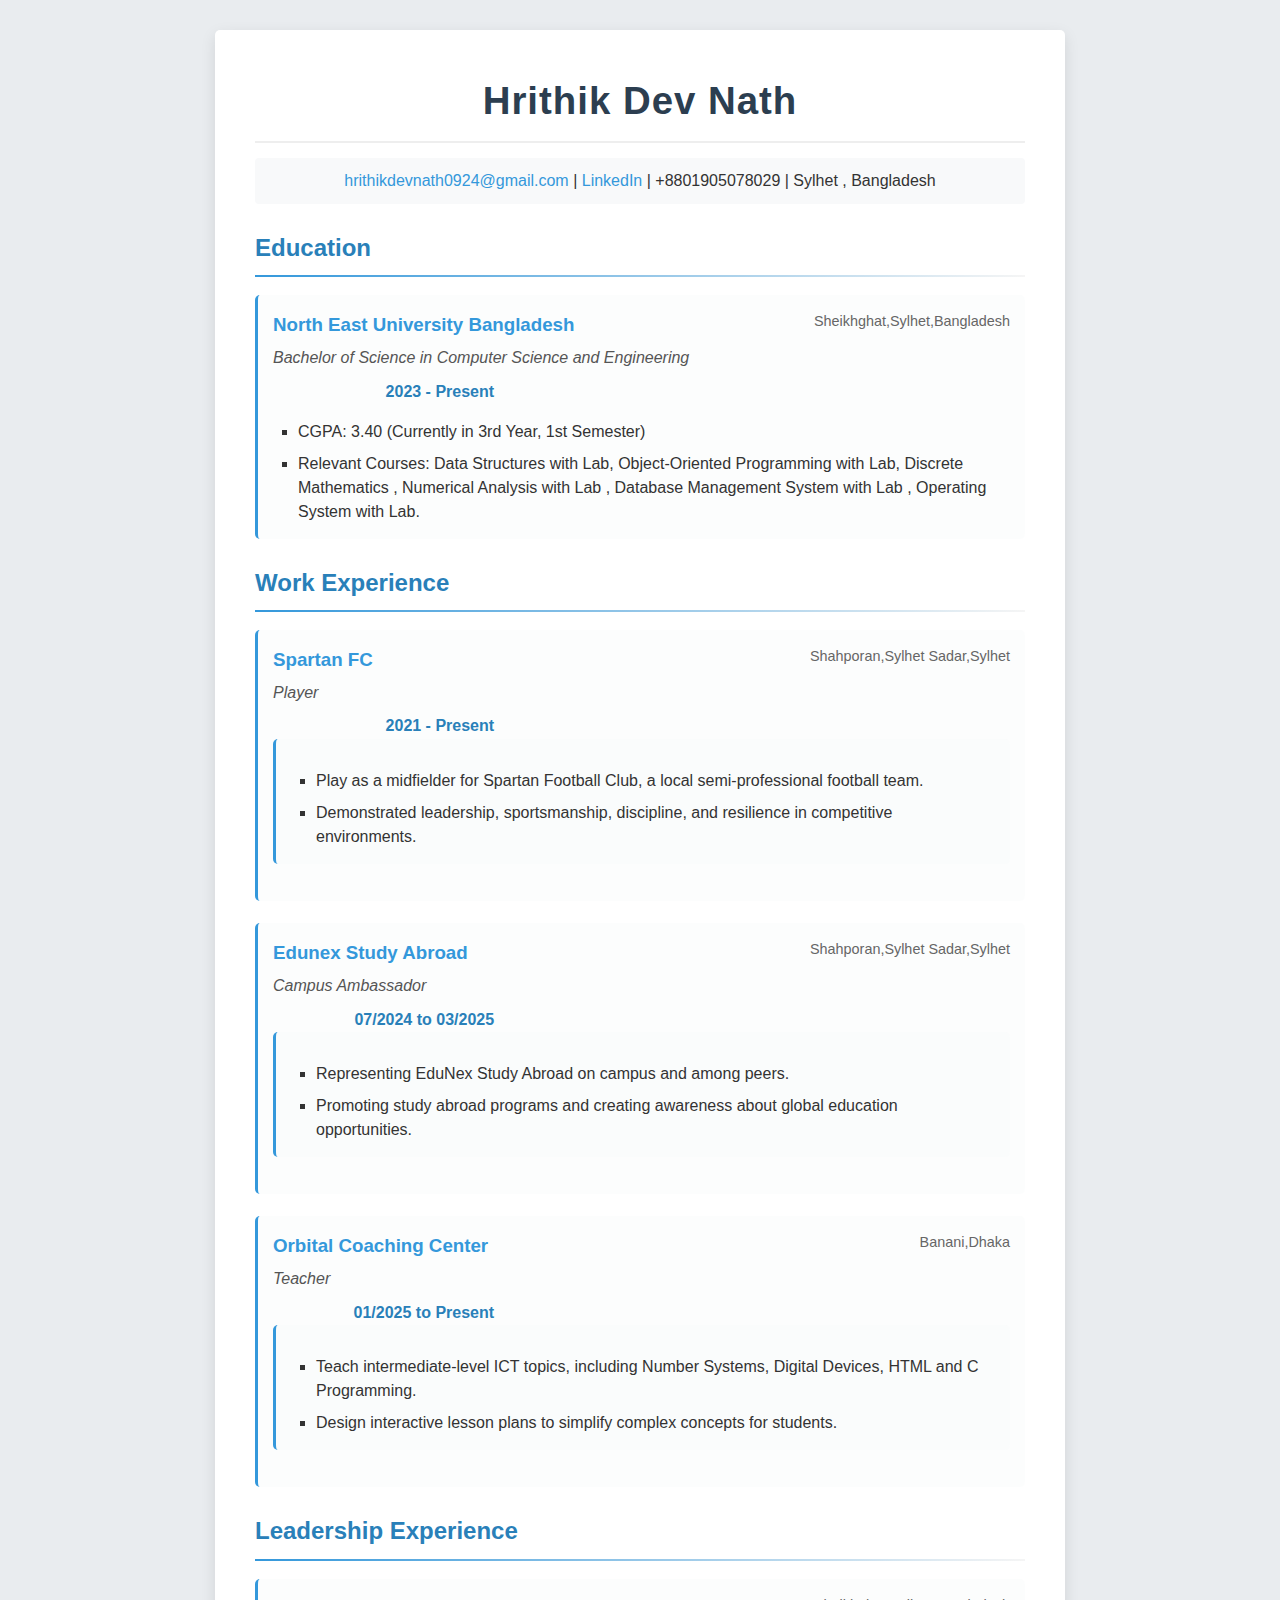
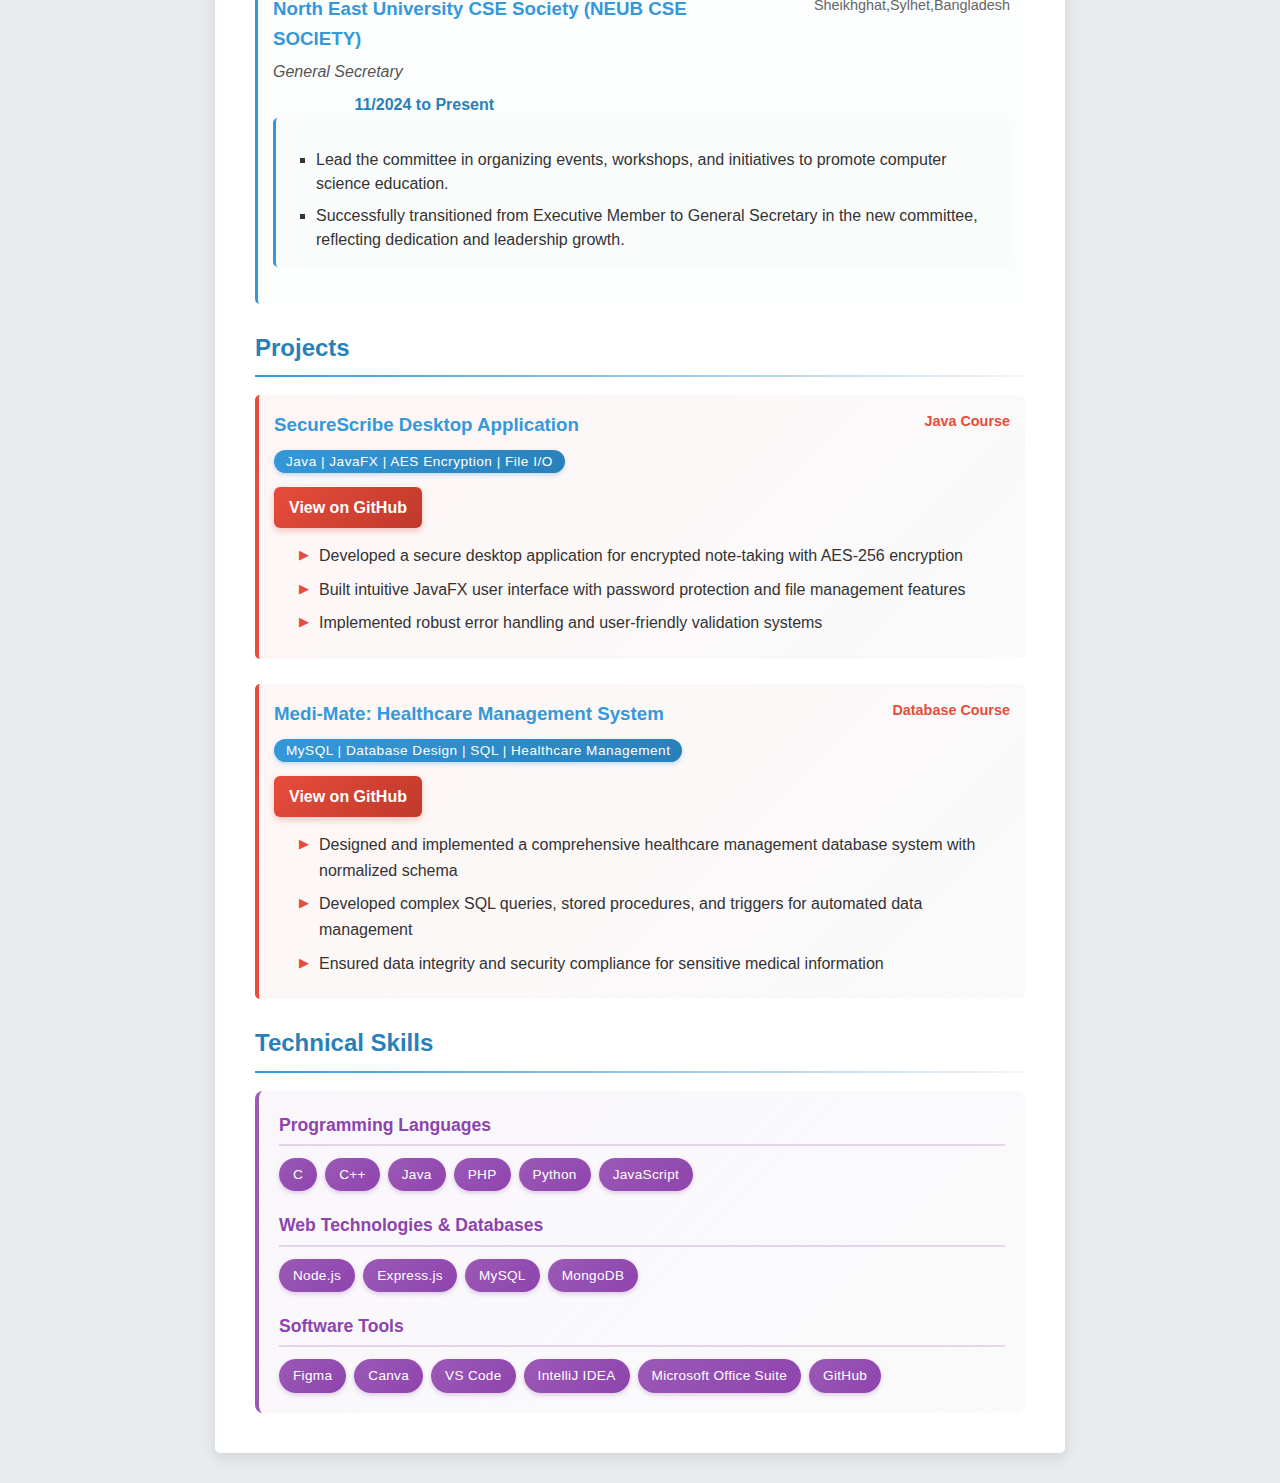
<file: t1-resume/index.html>
<!DOCTYPE html>
<html lang="en">
  <head>
    <meta charset="UTF-8" />
    <meta name="viewport" content="width=device-width, initial-scale=1.0" />
    <title>Resume</title>
    <link rel="stylesheet" href="style.css">
  </head>
  <body>
    <div class="resume-container">
    <h1>Hrithik Dev Nath</h1>

    <div class="contact-info">
      <p>
        <a href="mailto:hrithikdevnath0924@gmail.com"
          >hrithikdevnath0924@gmail.com</a
        >
        | <a href="https://www.linkedin.com/in/hrithik-dev-nath/">LinkedIn</a> |
        +8801905078029 | Sylhet , Bangladesh
      </p>
    </div>

    <h2>Education</h2>
    <hr />
    <div class="degree-info">
      <div class="university-name">
        <h3>North East University Bangladesh</h3>

        <div class="degree-name">
          <p>Bachelor of Science in Computer Science and Engineering</p>
        </div>
      </div>
      <div class="university-location-info">
        <p>Sheikhghat,Sylhet,Bangladesh</p>
      </div>
      <div class="university-duration-info">
        <p>2023 - Present</p>
      </div>

      <div class="degree-details">
        <ul>
          <li>CGPA: 3.40 (Currently in 3rd Year, 1st Semester)</li>
          <li>
            Relevant Courses: Data Structures with Lab, Object-Oriented
            Programming with Lab, Discrete Mathematics , Numerical Analysis with
            Lab , Database Management System with Lab , Operating System with
            Lab.
          </li>
        </ul>
      </div>
    </div>

    <h2>Work Experience</h2>
    <hr />
    <div class="club-details">
      <div class="club-name">
        <h3>Spartan FC</h3>

        <div class="club-position">
          <p>Player</p>
        </div>
      </div>
      <div class="club-location-info">
        <p>Shahporan,Sylhet Sadar,Sylhet</p>
      </div>
      <div class="club-duration-info">
        <p>2021 - Present</p>
      </div>

      <div class="club-details">
        <ul>
          <li>
            Play as a midfielder for Spartan Football Club, a local
            semi-professional football team.
          </li>
          <li>
            Demonstrated leadership, sportsmanship, discipline, and resilience
            in competitive environments.
          </li>
        </ul>
      </div>
    </div>

    <div class="ca-details">
      <div class="ca-name">
        <h3>Edunex Study Abroad</h3>

        <div class="ca-position">
          <p>Campus Ambassador</p>
        </div>
      </div>
      <div class="ca-location-info">
        <p>Shahporan,Sylhet Sadar,Sylhet</p>
      </div>
      <div class="ca-duration-info">
        <p>07/2024 to 03/2025</p>
      </div>

      <div class="ca-details">
        <ul>
          <li>Representing EduNex Study Abroad on campus and among peers.</li>
          <li>
            Promoting study abroad programs and creating awareness about global
            education opportunities.
          </li>
        </ul>
      </div>
    </div>

    <div class="oc-details">
      <div class="oc-name">
        <h3>Orbital Coaching Center</h3>

        <div class="oc-position">
          <p>Teacher</p>
        </div>
      </div>
      <div class="oc-location-info">
        <p>Banani,Dhaka</p>
      </div>
      <div class="oc-duration-info">
        <p>01/2025 to Present</p>
      </div>

      <div class="oc-details">
        <ul>
          <li>
            Teach intermediate-level ICT topics, including Number Systems,
            Digital Devices, HTML and C Programming.
          </li>
          <li>
            Design interactive lesson plans to simplify complex concepts for
            students.
          </li>
        </ul>
      </div>
    </div>

    <h2>Leadership Experience</h2>
    <hr>

     <div class="le-details">
      <div class="le-name">
        <h3>North East University CSE Society (NEUB CSE SOCIETY) </h3>

        <div class="le-position">
          <p>General Secretary</p>
        </div>
      </div>
      <div class="le-location-info">
        <p>Sheikhghat,Sylhet,Bangladesh	</p>
      </div>
      <div class="le-duration-info">
        <p>11/2024 to Present</p>
      </div>

      <div class="le-details">
        <ul>
          <li>
           Lead the committee in organizing events, workshops, and initiatives to promote computer science education.
          </li>
          <li>
            Successfully transitioned from Executive Member to General Secretary in the new committee, reflecting dedication and leadership growth.
          </li>
        </ul>
      </div>
    </div>

    <h2>Projects</h2>
    <hr>

     <div class="project-details">
      <div class="project-name">
        <h3>SecureScribe Desktop Application</h3>
        <div class="project-tech">
          <span class="tech-stack">Java | JavaFX | AES Encryption | File I/O</span>
        </div>
        <div class="project-link">
          <a href="https://github.com/hrithikD9/SecureScribe-desktopApp" target="_blank">View on GitHub</a>
        </div>
      </div>
      <div class="project-duration-info">
        <p>Java Course</p>
      </div>
      
      <div class="project-description">
        <ul>
          <li>Developed a secure desktop application for encrypted note-taking with AES-256 encryption</li>
          <li>Built intuitive JavaFX user interface with password protection and file management features</li>
          <li>Implemented robust error handling and user-friendly validation systems</li>
        </ul>
      </div>
    </div>

    <div class="project-details">
      <div class="project-name">
        <h3>Medi-Mate: Healthcare Management System</h3>
        <div class="project-tech">
          <span class="tech-stack">MySQL | Database Design | SQL | Healthcare Management</span>
        </div>
        <div class="project-link">
          <a href="https://github.com/hrithikD9/DatabaseProject" target="_blank">View on GitHub</a>
        </div>
      </div>
      <div class="project-duration-info">
        <p>Database Course</p>
      </div>
      
      <div class="project-description">
        <ul>
          <li>Designed and implemented a comprehensive healthcare management database system with normalized schema</li>
          <li>Developed complex SQL queries, stored procedures, and triggers for automated data management</li>
          <li>Ensured data integrity and security compliance for sensitive medical information</li>
        </ul>
      </div>
    </div>

    <h2>Technical Skills</h2>
    <hr>

    <div class="skills-section">
      <div class="skill-category">
        <h3>Programming Languages</h3>
        <div class="skills-list">
          <span class="skill-tag">C</span>
          <span class="skill-tag">C++</span>
          <span class="skill-tag">Java</span>
          <span class="skill-tag">PHP</span>
          <span class="skill-tag">Python</span>
          <span class="skill-tag">JavaScript</span>
        </div>
      </div>

      <div class="skill-category">
        <h3>Web Technologies & Databases</h3>
        <div class="skills-list">
          <span class="skill-tag">Node.js</span>
          <span class="skill-tag">Express.js</span>
          <span class="skill-tag">MySQL</span>
          <span class="skill-tag">MongoDB</span>
        </div>
      </div>

      <div class="skill-category">
        <h3>Software Tools</h3>
        <div class="skills-list">
          <span class="skill-tag">Figma</span>
          <span class="skill-tag">Canva</span>
          <span class="skill-tag">VS Code</span>
          <span class="skill-tag">IntelliJ IDEA</span>
          <span class="skill-tag">Microsoft Office Suite</span>
          <span class="skill-tag">GitHub</span>
        </div>
      </div>
    </div>

    
    </div> <!-- Close resume-container -->
  </body>
</html>
</file>
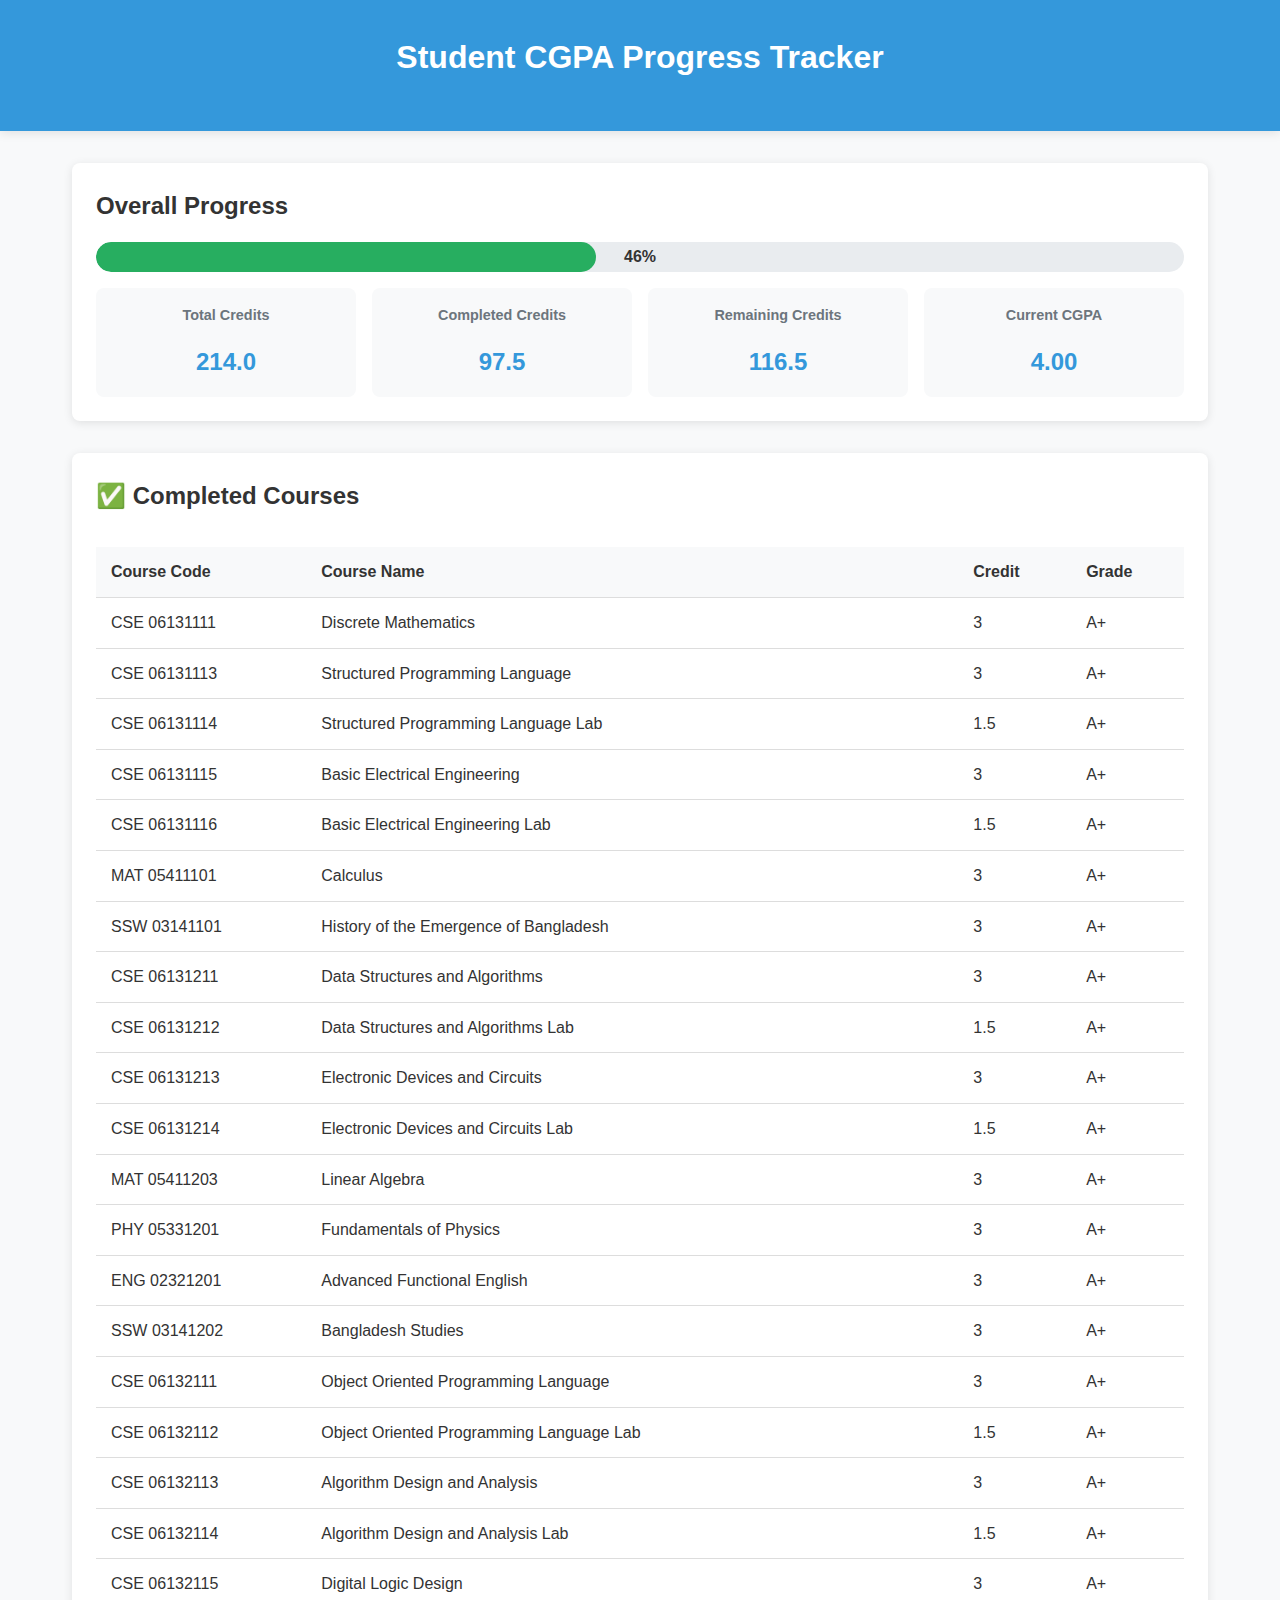
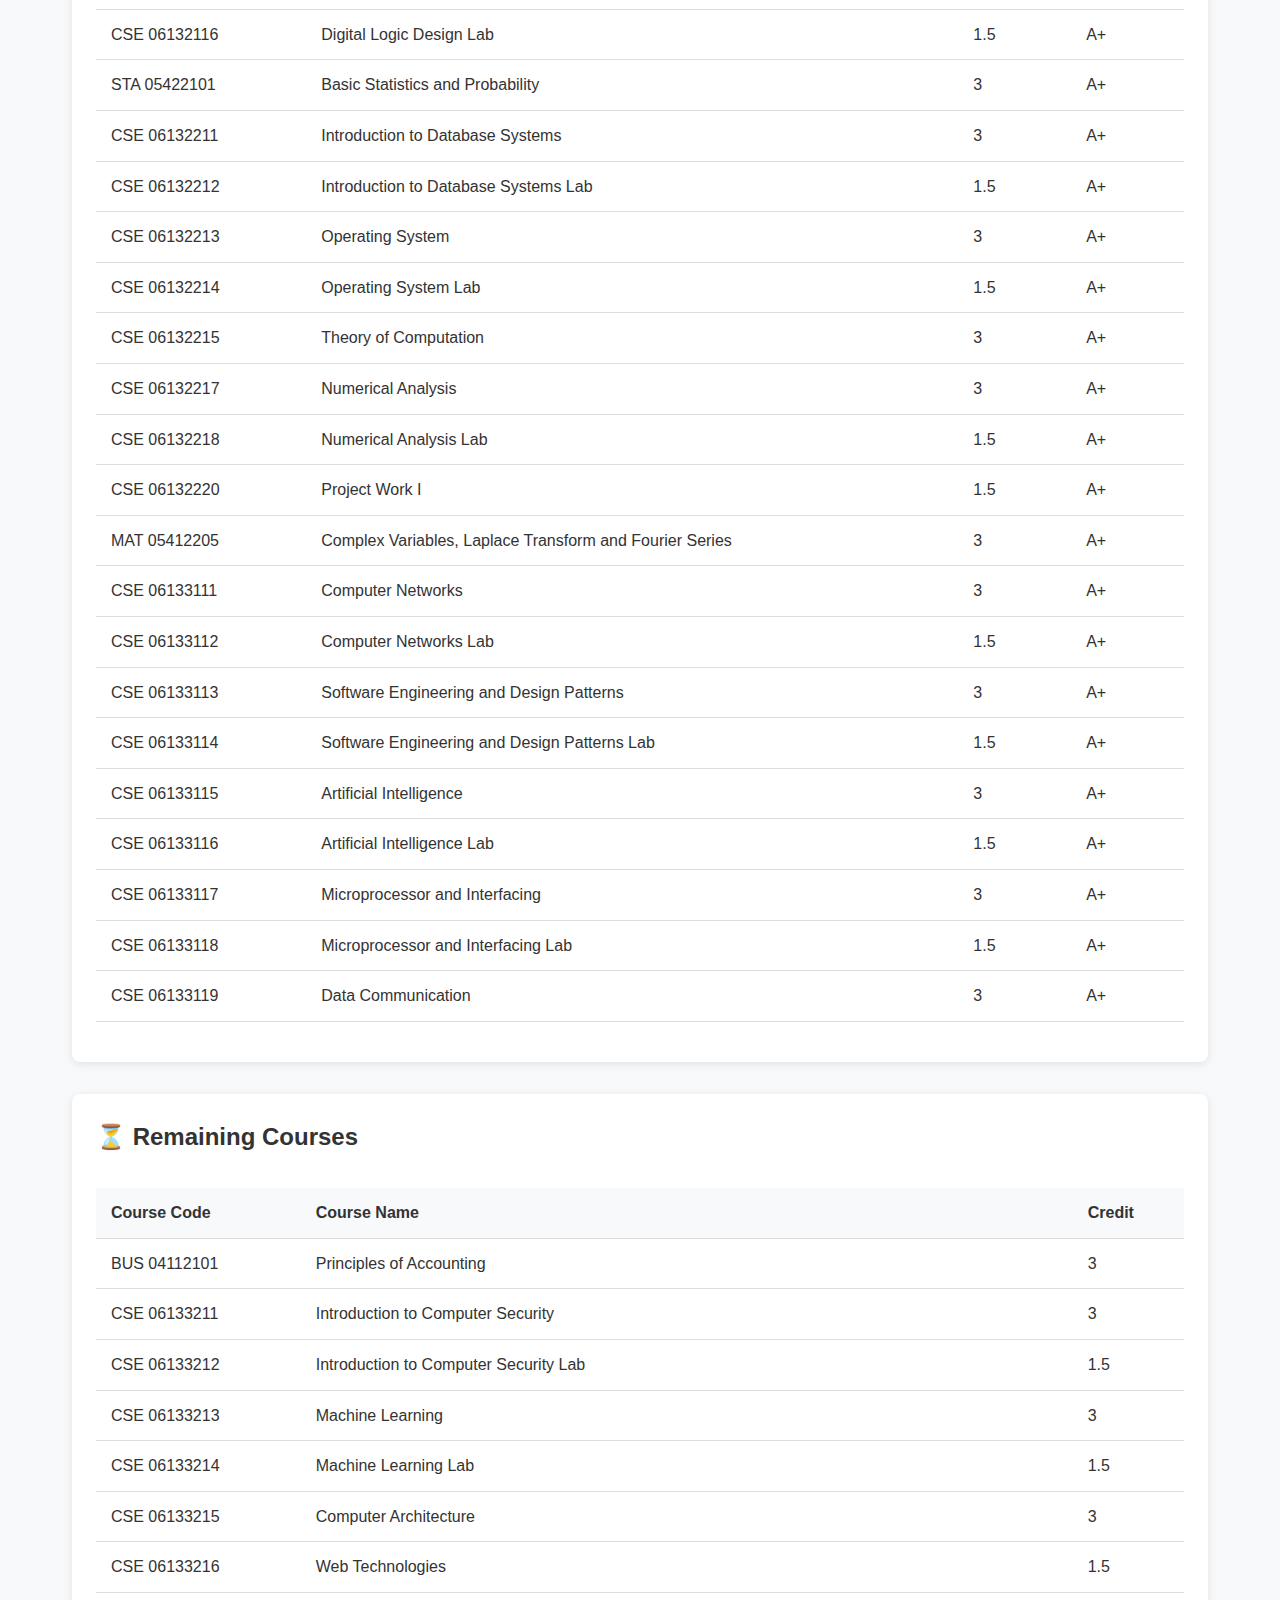
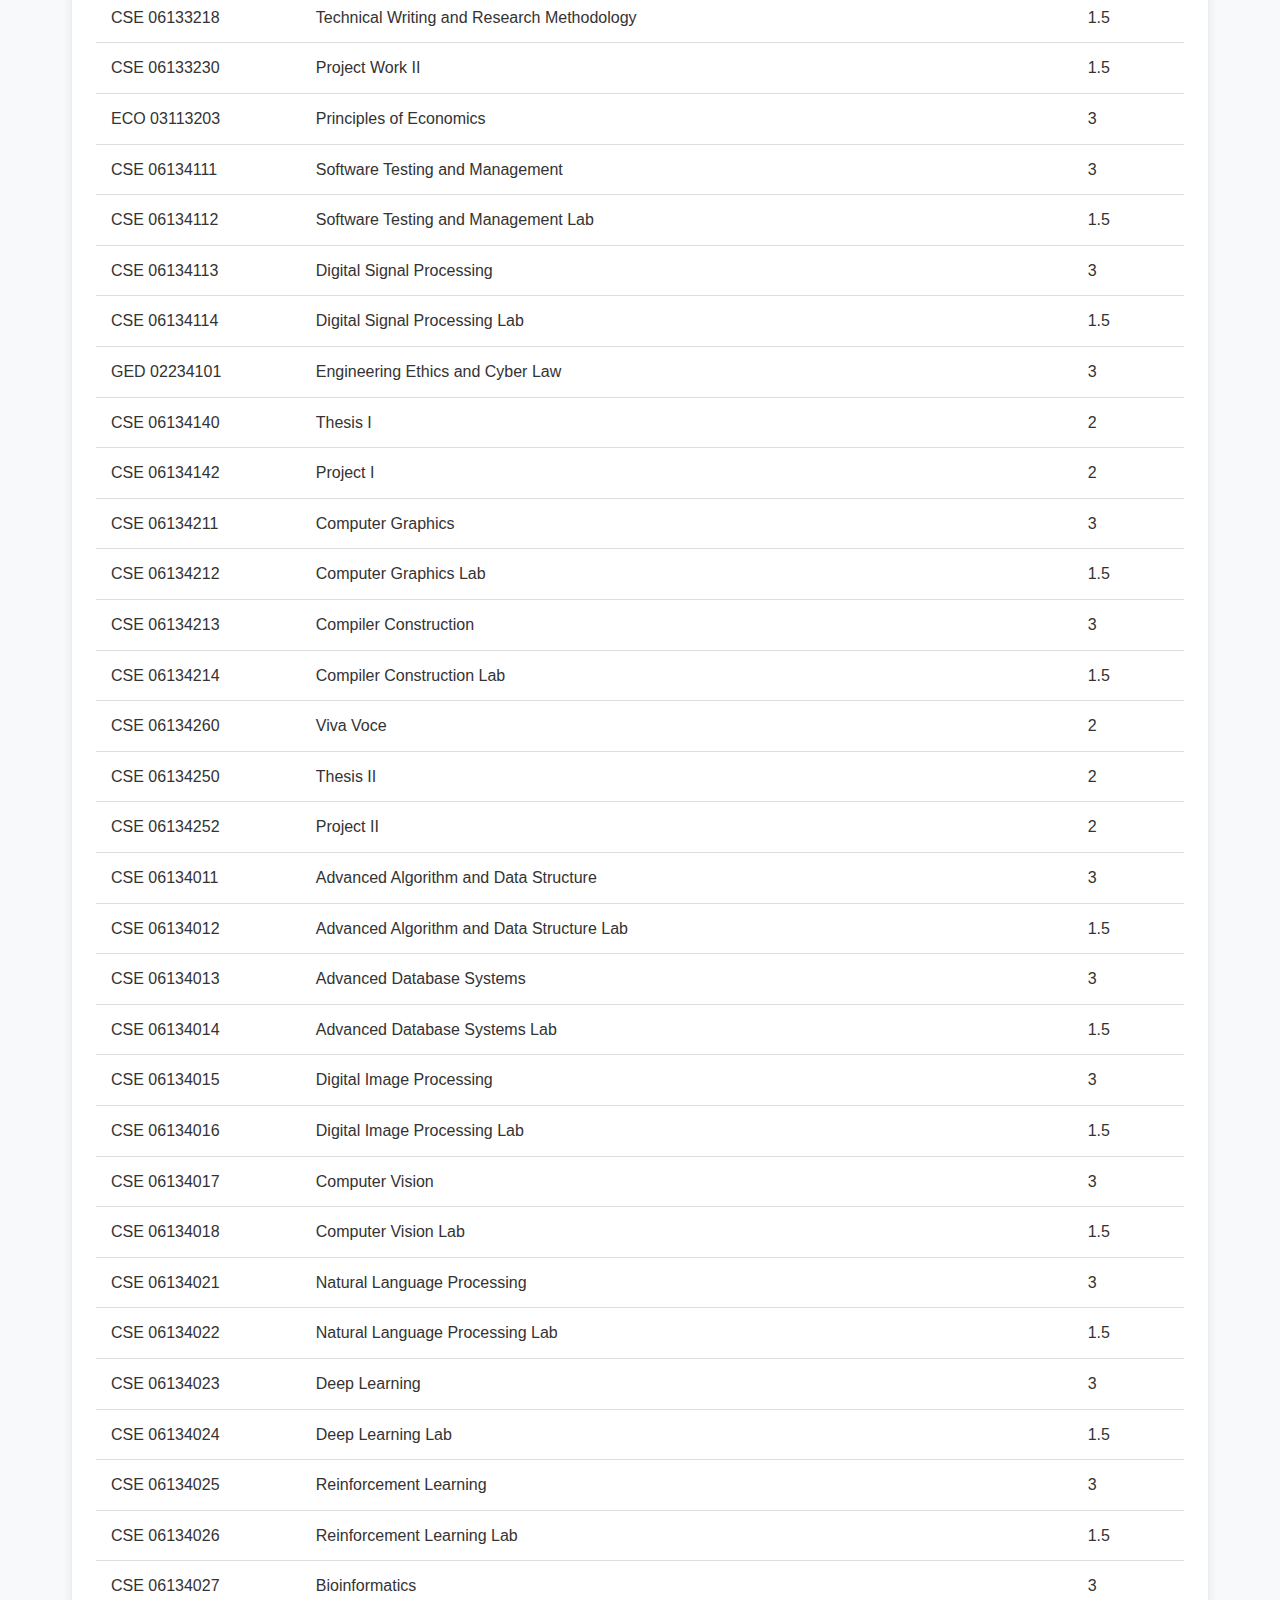
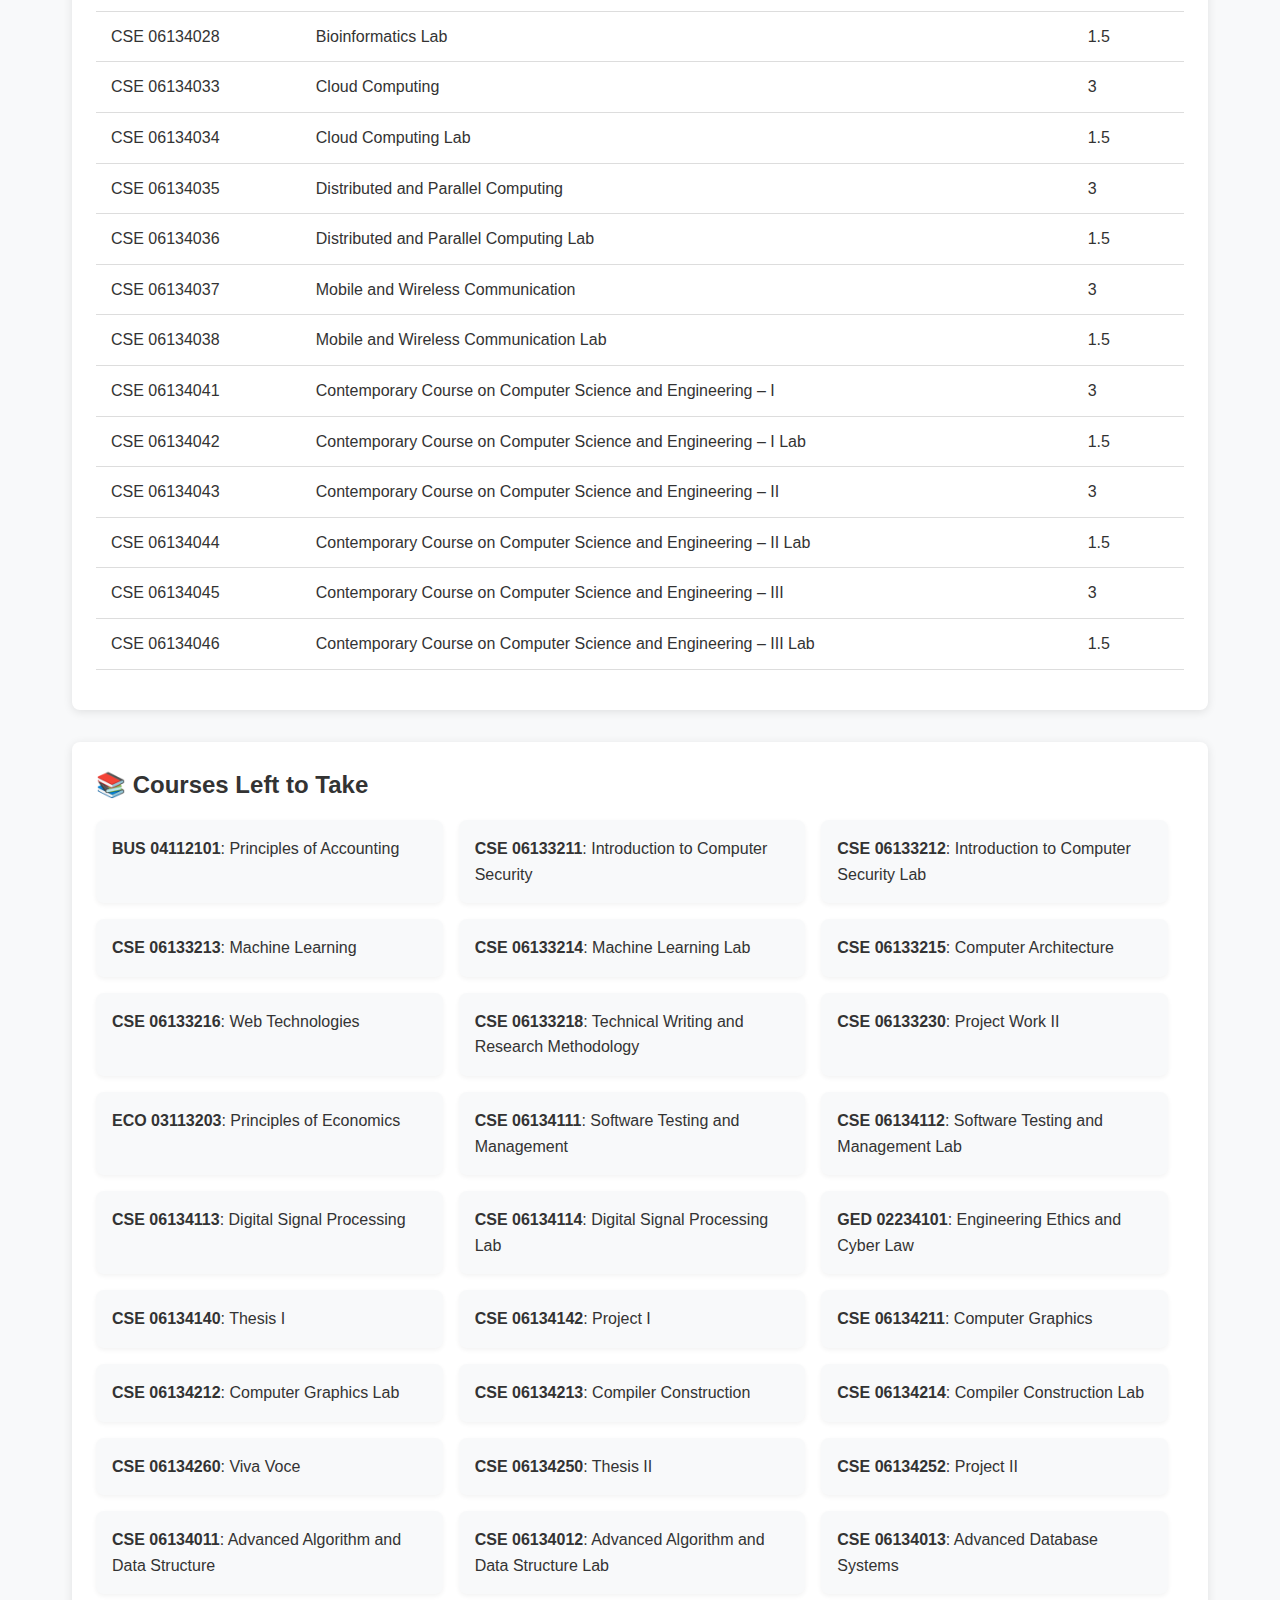
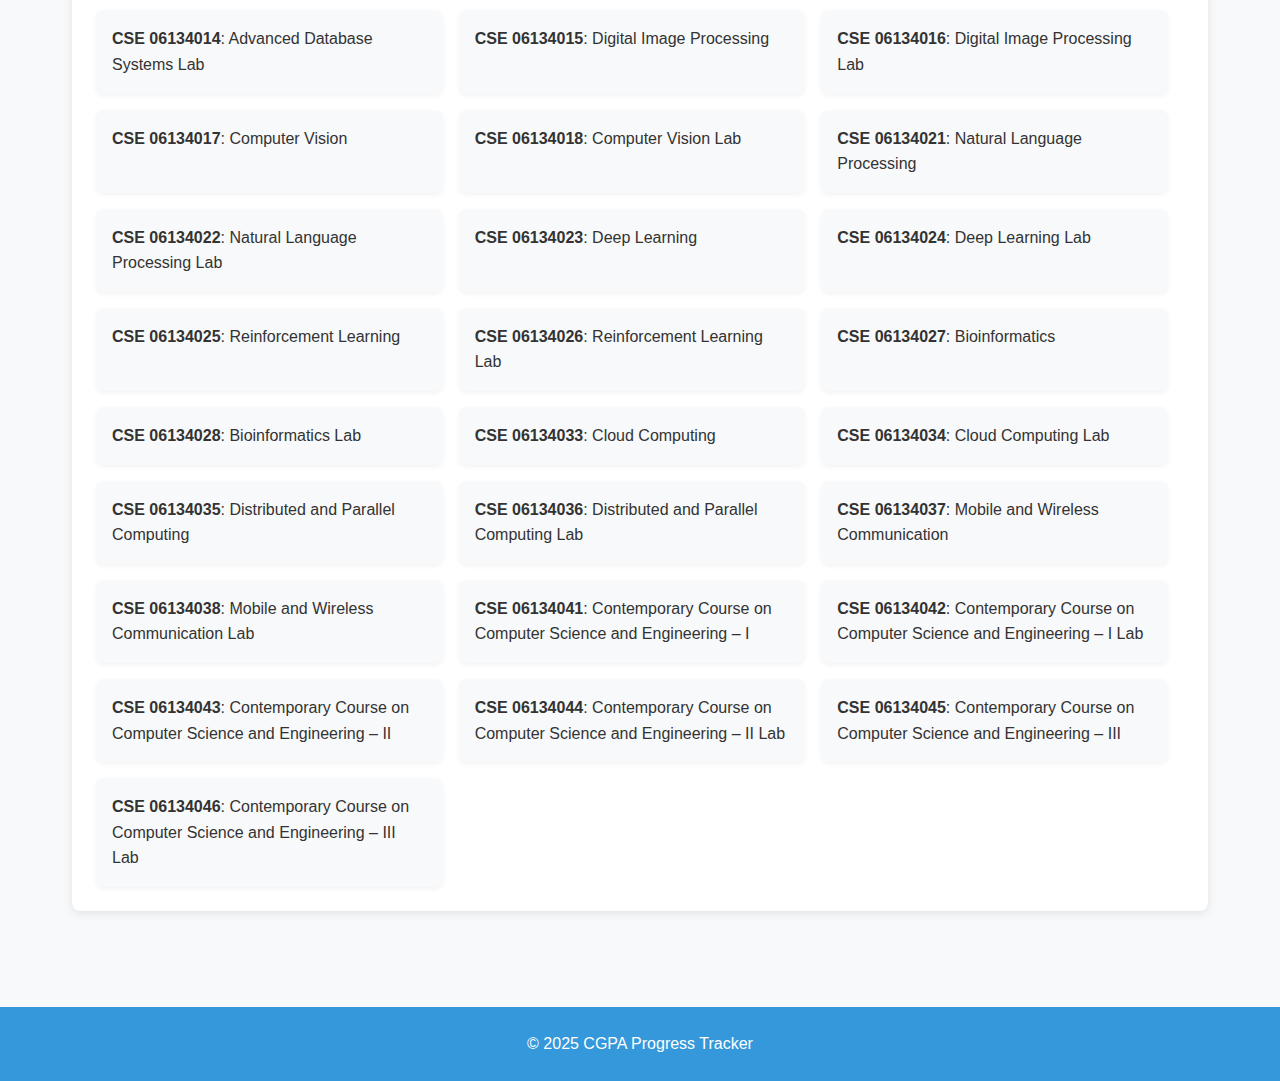
<file: t2/index.html>
<!DOCTYPE html>
<html lang="en">
<head>
    <meta charset="UTF-8">
    <meta name="viewport" content="width=device-width, initial-scale=1.0">
    <title>Student CGPA Progress Tracker</title>
    <link rel="stylesheet" href="style.css">
</head>
<body>
    <header>
        <h1>Student CGPA Progress Tracker</h1>
    </header>

    <div class="container">
        <div class="progress-container">
            <h2>Overall Progress</h2>
            <div class="progress-bar-container">
                <div class="progress-bar" id="credit-progress-bar"></div>
                <div class="progress-text" id="credit-progress-text">0%</div>
            </div>
            <div class="stats">
                <div class="stat-item">
                    <h3>Total Credits</h3>
                    <p id="total-credits">0</p>
                </div>
                <div class="stat-item">
                    <h3>Completed Credits</h3>
                    <p id="completed-credits">0</p>
                </div>
                <div class="stat-item">
                    <h3>Remaining Credits</h3>
                    <p id="remaining-credits">0</p>
                </div>
                <div class="stat-item">
                    <h3>Current CGPA</h3>
                    <p id="cgpa">0.00</p>
                </div>
            </div>
        </div>

        <section class="courses-section">
            <h2>✅ Completed Courses</h2>
            <div class="table-container">
                <table id="completed-courses-table">
                    <thead>
                        <tr>
                            <th>Course Code</th>
                            <th>Course Name</th>
                            <th>Credit</th>
                            <th>Grade</th>
                        </tr>
                    </thead>
                    <tbody>
                        <!-- Completed courses will be added here by JavaScript -->
                    </tbody>
                </table>
            </div>
        </section>

        <section class="courses-section">
            <h2>⏳ Remaining Courses</h2>
            <div class="table-container">
                <table id="remaining-courses-table">
                    <thead>
                        <tr>
                            <th>Course Code</th>
                            <th>Course Name</th>
                            <th>Credit</th>
                        </tr>
                    </thead>
                    <tbody>
                        <!-- Remaining courses will be added here by JavaScript -->
                    </tbody>
                </table>
            </div>
        </section>

        <section class="courses-section">
            <h2>📚 Courses Left to Take</h2>
            <div class="checklist-container" id="courses-checklist">
                <!-- Checklist items will be added here by JavaScript -->
            </div>
        </section>
    </div>

    <footer>
        <p>&copy; 2025 CGPA Progress Tracker</p>
    </footer>
    
    <script src="script.js"></script>
</body>
</html>
</file>
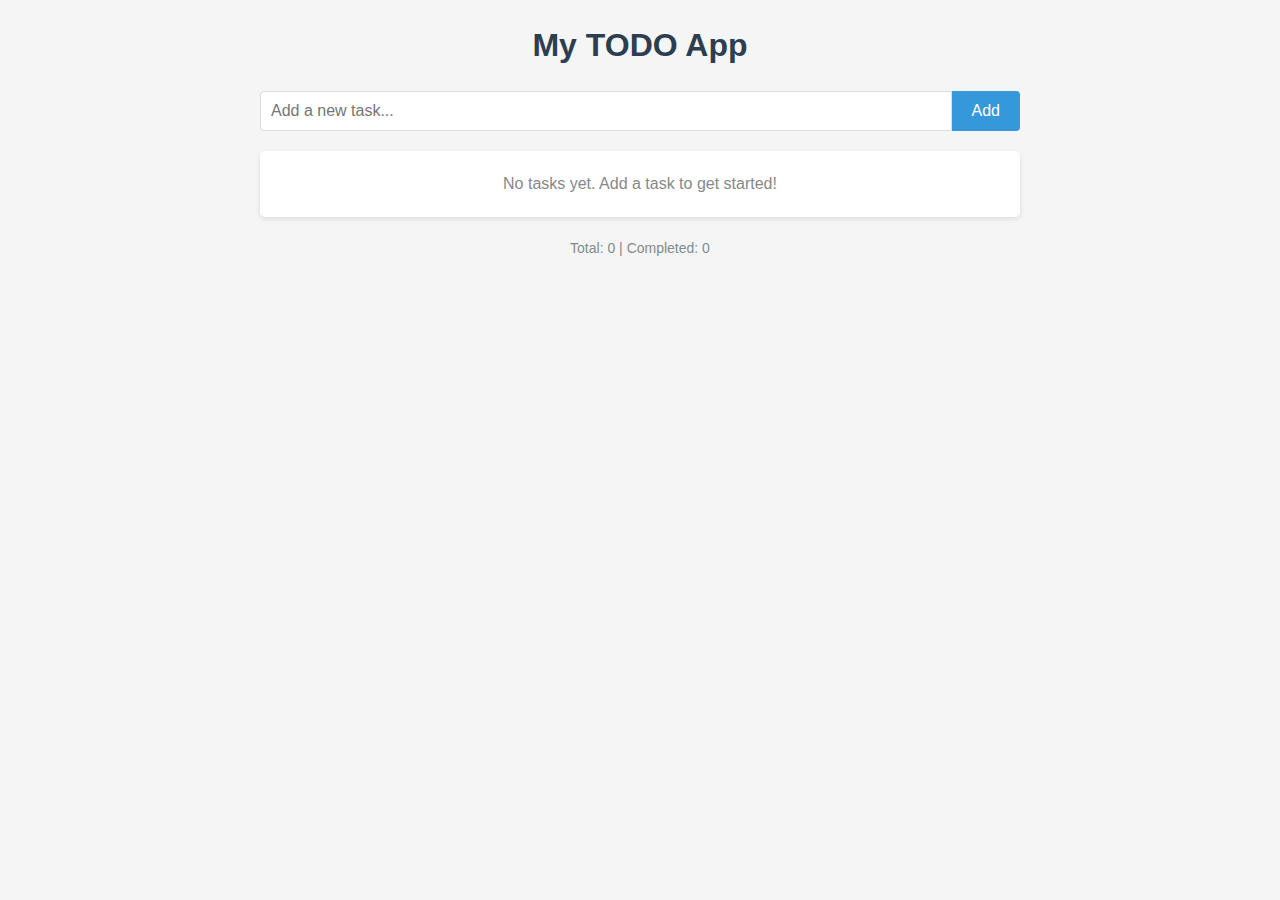
<file: t3/index.html>
<!DOCTYPE html>
<html lang="en">
<head>
    <meta charset="UTF-8">
    <meta name="viewport" content="width=device-width, initial-scale=1.0">
    <title>TODO App</title>
    <style>
        * {
            margin: 0;
            padding: 0;
            box-sizing: border-box;
            font-family: 'Arial', sans-serif;
        }

        body {
            background-color: #f5f5f5;
            color: #333;
            line-height: 1.6;
        }

        .container {
            max-width: 800px;
            margin: 0 auto;
            padding: 20px;
        }

        h1 {
            text-align: center;
            margin-bottom: 20px;
            color: #2c3e50;
        }

        .todo-input-container {
            display: flex;
            margin-bottom: 20px;
        }

        #todo-input {
            flex: 1;
            padding: 10px;
            border: 1px solid #ddd;
            border-radius: 4px 0 0 4px;
            font-size: 16px;
        }

        #add-button {
            padding: 10px 20px;
            background-color: #3498db;
            color: white;
            border: none;
            border-radius: 0 4px 4px 0;
            cursor: pointer;
            font-size: 16px;
            transition: background-color 0.3s;
        }

        #add-button:hover {
            background-color: #2980b9;
        }

        .todo-container {
            background-color: white;
            border-radius: 5px;
            box-shadow: 0 2px 5px rgba(0, 0, 0, 0.1);
        }

        .todo-item {
            display: flex;
            justify-content: space-between;
            align-items: center;
            padding: 12px 20px;
            border-bottom: 1px solid #eee;
        }

        .todo-item:last-child {
            border-bottom: none;
        }

        .todo-text {
            flex: 1;
        }

        .completed {
            text-decoration: line-through;
            color: #888;
        }

        .todo-actions {
            display: flex;
        }

        .todo-actions button {
            margin-left: 10px;
            padding: 6px 10px;
            background-color: transparent;
            border: 1px solid #ddd;
            border-radius: 4px;
            cursor: pointer;
            font-size: 14px;
            transition: all 0.3s;
        }

        .complete-btn {
            color: #27ae60;
        }

        .complete-btn:hover {
            background-color: #27ae60;
            color: white;
            border-color: #27ae60;
        }

        .delete-btn {
            color: #e74c3c;
        }

        .delete-btn:hover {
            background-color: #e74c3c;
            color: white;
            border-color: #e74c3c;
        }

        .empty-list {
            text-align: center;
            padding: 20px;
            color: #888;
        }

        .stats {
            margin-top: 20px;
            text-align: center;
            color: #7f8c8d;
            font-size: 14px;
        }
    </style>
</head>
<body>
    <div class="container">
        <h1>My TODO App</h1>
        
        <div class="todo-input-container">
            <input type="text" id="todo-input" placeholder="Add a new task...">
            <button id="add-button">Add</button>
        </div>
        
        <div class="todo-container" id="todo-list">
            <!-- Todo items will be added here dynamically -->
            <div class="empty-list">No tasks yet. Add a task to get started!</div>
        </div>
        
        <div class="stats" id="stats">
            Total: 0 | Completed: 0
        </div>
    </div>

    <script>
        const todoInput = document.getElementById('todo-input');
        const addButton = document.getElementById('add-button');
        const todoList = document.getElementById('todo-list');
        const statsElement = document.getElementById('stats');
        
        let todos = [];
        
        document.addEventListener('DOMContentLoaded', function() {
            loadTodos();
            renderTodos();
            updateStats();
        });
        
        addButton.addEventListener('click', addTodo);
        
        todoInput.addEventListener('keypress', function(e) {
            if (e.key === 'Enter') {
                addTodo();
            }
        });
        
        function addTodo() {
            const todoText = todoInput.value.trim();
            
            if (todoText === '') {
                return;
            }
            
            const todo = {
                id: Date.now(),
                text: todoText,
                completed: false
            };
            
            todos.push(todo);
            
            todoInput.value = '';
            
            saveTodos();
            
            renderTodos();
            updateStats();
            
            todoInput.focus();
        }
        
        function toggleComplete(id) {
            todos = todos.map(todo => {
                if (todo.id === id) {
                    return { ...todo, completed: !todo.completed };
                }
                return todo;
            });
            
            saveTodos();
            renderTodos();
            updateStats();
        }
        
        // Function to delete a todo
        function deleteTodo(id) {
            todos = todos.filter(todo => todo.id !== id);
            
            saveTodos();
            renderTodos();
            updateStats();
        }
        
        // Function to save todos to localStorage
        function saveTodos() {
            localStorage.setItem('todos', JSON.stringify(todos));
        }
        
        // Function to load todos from localStorage
        function loadTodos() {
            const savedTodos = localStorage.getItem('todos');
            if (savedTodos) {
                todos = JSON.parse(savedTodos);
            }
        }
        
        // Function to render todos to DOM
        function renderTodos() {
            if (todos.length === 0) {
                todoList.innerHTML = '<div class="empty-list">No tasks yet. Add a task to get started!</div>';
                return;
            }
            
            // Clear current list
            todoList.innerHTML = '';
            
            // Add each todo to the list
            todos.forEach(todo => {
                const todoItem = document.createElement('div');
                todoItem.classList.add('todo-item');
                
                const todoText = document.createElement('span');
                todoText.classList.add('todo-text');
                if (todo.completed) {
                    todoText.classList.add('completed');
                }
                todoText.textContent = todo.text;
                
                const todoActions = document.createElement('div');
                todoActions.classList.add('todo-actions');
                
                const completeButton = document.createElement('button');
                completeButton.classList.add('complete-btn');
                completeButton.textContent = todo.completed ? 'Undo' : 'Complete';
                completeButton.onclick = () => toggleComplete(todo.id);
                
                const deleteButton = document.createElement('button');
                deleteButton.classList.add('delete-btn');
                deleteButton.textContent = 'Delete';
                deleteButton.onclick = () => deleteTodo(todo.id);
                
                todoActions.appendChild(completeButton);
                todoActions.appendChild(deleteButton);
                
                todoItem.appendChild(todoText);
                todoItem.appendChild(todoActions);
                
                todoList.appendChild(todoItem);
            });
        }
        
        // Function to update statistics
        function updateStats() {
            const total = todos.length;
            const completed = todos.filter(todo => todo.completed).length;
            statsElement.textContent = `Total: ${total} | Completed: ${completed}`;
        }
    </script>
</body>
</html>
</file>
<file: t2/style.css>
* {
    margin: 0;
    padding: 0;
    box-sizing: border-box;
}

html,
body {
    width: 100%;
    min-height: 100%;
    font-family: 'Segoe UI', Tahoma, Geneva, Verdana, sans-serif;
    line-height: 1.6;
    color: #333;
    background-color: #f8f9fa;
}

header {
    background-color: #3498db;
    color: white;
    text-align: center;
    padding: 2rem 0;
    box-shadow: 0 2px 10px rgba(0, 0, 0, 0.1);
}

h1, h2, h3 {
    margin-bottom: 1rem;
}

.container {
    max-width: 1200px;
    margin: 0 auto;
    padding: 2rem;
}

/* Progress Bar Styles */
.progress-container {
    background-color: white;
    border-radius: 8px;
    padding: 1.5rem;
    margin-bottom: 2rem;
    box-shadow: 0 2px 10px rgba(0, 0, 0, 0.1);
}

.progress-bar-container {
    background-color: #e9ecef;
    height: 30px;
    border-radius: 15px;
    margin: 1rem 0;
    position: relative;
    overflow: hidden;
}

.progress-bar {
    background-color: #27ae60;
    height: 100%;
    border-radius: 15px;
    width: 0;
    transition: width 0.8s ease;
}

.progress-text {
    position: absolute;
    top: 50%;
    left: 50%;
    transform: translate(-50%, -50%);
    color: #333;
    font-weight: bold;
}

.stats {
    display: flex;
    flex-wrap: wrap;
    gap: 1rem;
    justify-content: space-between;
    margin-top: 1rem;
}

.stat-item {
    flex: 1;
    min-width: 200px;
    background-color: #f8f9fa;
    padding: 1rem;
    border-radius: 8px;
    text-align: center;
}

.stat-item h3 {
    font-size: 0.9rem;
    color: #6c757d;
}

.stat-item p {
    font-size: 1.5rem;
    font-weight: bold;
    color: #3498db;
}

/* Course Sections */
.courses-section {
    background-color: white;
    border-radius: 8px;
    padding: 1.5rem;
    margin-bottom: 2rem;
    box-shadow: 0 2px 10px rgba(0, 0, 0, 0.1);
}

.table-container {
    width: 100%;
    overflow-x: auto;
}

table {
    width: 100%;
    border-collapse: collapse;
    margin: 1rem 0;
}

th, td {
    padding: 12px 15px;
    text-align: left;
    border-bottom: 1px solid #ddd;
}

th {
    background-color: #f8f9fa;
    font-weight: bold;
}

tr:hover {
    background-color: #f8f9fa;
}

/* Checklist Styles */
.checklist-container {
    display: flex;
    flex-wrap: wrap;
    gap: 1rem;
}

.checklist-item {
    background-color: #f8f9fa;
    padding: 1rem;
    border-radius: 8px;
    width: calc(33.333% - 1rem);
    min-width: 250px;
    box-shadow: 0 2px 5px rgba(0, 0, 0, 0.05);
}

.checklist-item span {
    font-weight: bold;
}

/* Footer */
footer {
    text-align: center;
    padding: 1.5rem 0;
    background-color: #3498db;
    color: white;
    margin-top: 2rem;
}

/* Responsive Styles */
@media (max-width: 768px) {
    .stats {
        flex-direction: column;
    }
    
    .checklist-item {
        width: 100%;
    }
}
</file>
<file: t1-resume/style.css>
/* Reset some default browser styles */
* {
  margin: 0;
  padding: 0;
  box-sizing: border-box;
}

body {
  font-family: 'Arial', 'Helvetica', sans-serif;
  line-height: 1.6;
  color: #333;
  background-color: #e9ecef;
  padding: 30px;
  display: flex;
  justify-content: center;
  min-height: 100vh;
}

.resume-container {
  max-width: 850px;
  width: 100%;
  background-color: white;
  padding: 40px;
  box-shadow: 0 5px 15px rgba(0, 0, 0, 0.1);
  border-radius: 5px;
  margin: 0 auto;
}

h1 {
  color: #2c3e50;
  text-align: center;
  margin-bottom: 15px;
  font-size: 2.4rem;
  letter-spacing: 1px;
  border-bottom: 2px solid #eee;
  padding-bottom: 10px;
}

h2 {
  color: #2980b9;
  margin-top: 25px;
  margin-bottom: 8px;
  font-size: 1.5rem;
  position: relative;
}

h3 {
  color: #3498db;
  margin-bottom: 5px;
}

hr {
  border: none;
  height: 2px;
  background: linear-gradient(to right, #3498db, #f5f5f5);
  margin-bottom: 18px;
  margin-top: 5px;
}

.contact-info {
  text-align: center;
  margin-bottom: 25px;
  background-color: #f8f9fa;
  padding: 10px;
  border-radius: 4px;
}

.contact-info a {
  color: #3498db;
  text-decoration: none;
  font-weight: 500;
  transition: color 0.2s;
}

.contact-info a:hover {
  color: #2672b1;
  text-decoration: underline;
}

.degree-info, .club-details, .ca-details, .oc-details, .le-details, .project-details {
  margin-bottom: 22px;
  display: flex;
  flex-wrap: wrap;
  position: relative;
  background-color: rgba(248, 249, 250, 0.4);
  padding: 15px;
  border-radius: 5px;
  border-left: 3px solid #3498db;
}

.university-name, .club-name, .ca-name, .oc-name, .le-name, .project-name {
  width: 70%;
  padding-right: 15px;
}

.university-location-info, .club-location-info, .ca-location-info, .oc-location-info, .le-location-info {
  width: 30%;
  text-align: right;
  color: #666;
  font-size: 0.9rem;
}

.university-duration-info, .club-duration-info, .ca-duration-info, .oc-duration-info, .le-duration-info {
  width: 30%;
  text-align: right;
  font-weight: 600;
  color: #2980b9;
}

.degree-name, .club-position, .ca-position, .oc-position, .le-position {
  color: #555;
  font-style: italic;
  font-weight: 500;
  margin-bottom: 8px;
}

.degree-details, .club-details ul, .ca-details ul, .oc-details ul, .le-details ul {
  width: 100%;
  margin-top: 15px;
}

ul {
  padding-left: 25px;
  list-style-type: square;
}

li {
  margin-bottom: 8px;
  line-height: 1.5;
}

li:last-child {
  margin-bottom: 0;
}

.project-details {
  margin-bottom: 25px;
  border-left: 4px solid #e74c3c;
  background: linear-gradient(135deg, rgba(231, 76, 60, 0.05), rgba(248, 249, 250, 0.8));
}

.project-name {
  width: 70%;
  padding-right: 15px;
}

.project-duration-info {
  width: 30%;
  text-align: right;
  font-weight: 600;
  color: #e74c3c;
  font-size: 0.9rem;
}

.project-tech {
  margin: 8px 0;
}

.tech-stack {
  background: linear-gradient(135deg, #3498db, #2980b9);
  color: white;
  padding: 4px 12px;
  border-radius: 15px;
  font-size: 0.85rem;
  font-weight: 500;
  letter-spacing: 0.5px;
  box-shadow: 0 2px 4px rgba(52, 152, 219, 0.3);
}

.project-description {
  width: 100%;
  margin-top: 15px;
}

.project-description ul {
  padding-left: 25px;
  list-style-type: none;
}

.project-description li {
  margin-bottom: 8px;
  line-height: 1.6;
  position: relative;
  padding-left: 20px;
}

.project-description li:before {
  content: "▶";
  color: #e74c3c;
  font-size: 0.8rem;
  position: absolute;
  left: 0;
  top: 2px;
}

.project-link a {
  background: linear-gradient(135deg, #e74c3c, #c0392b);
  color: white;
  padding: 8px 15px;
  border-radius: 6px;
  text-decoration: none;
  font-weight: 600;
  transition: all 0.3s ease;
  box-shadow: 0 3px 6px rgba(231, 76, 60, 0.3);
  display: inline-block;
  margin-top: 5px;
}

.project-link a:hover {
  transform: translateY(-2px);
  box-shadow: 0 5px 12px rgba(231, 76, 60, 0.4);
  background: linear-gradient(135deg, #c0392b, #e74c3c);
}

/* Skills Section Styling */
.skills-section {
  background: linear-gradient(135deg, rgba(155, 89, 182, 0.05), rgba(248, 249, 250, 0.8));
  padding: 20px;
  border-radius: 8px;
  border-left: 4px solid #9b59b6;
}

.skill-category {
  margin-bottom: 20px;
}

.skill-category:last-child {
  margin-bottom: 0;
}

.skill-category h3 {
  color: #8e44ad;
  margin-bottom: 12px;
  font-size: 1.1rem;
  border-bottom: 2px solid rgba(142, 68, 173, 0.2);
  padding-bottom: 5px;
}

.skills-list {
  display: flex;
  flex-wrap: wrap;
  gap: 8px;
}

.skill-tag {
  background: linear-gradient(135deg, #9b59b6, #8e44ad);
  color: white;
  padding: 6px 14px;
  border-radius: 20px;
  font-size: 0.85rem;
  font-weight: 500;
  letter-spacing: 0.3px;
  box-shadow: 0 2px 4px rgba(155, 89, 182, 0.3);
  transition: all 0.3s ease;
  display: inline-block;
}

.skill-tag:hover {
  transform: translateY(-2px);
  box-shadow: 0 4px 8px rgba(155, 89, 182, 0.4);
  background: linear-gradient(135deg, #8e44ad, #9b59b6);
}

/* Print styles for a better-looking printed resume */
@media print {
  body {
    background-color: white;
    padding: 0;
  }
  
  .resume-container {
    box-shadow: none;
    padding: 0;
    max-width: 100%;
  }
}

/* Add some responsive design */
@media (max-width: 600px) {
  body {
    padding: 15px;
  }
  
  .resume-container {
    padding: 20px;
  }
  
  .university-name, .club-name, .ca-name, .oc-name, .le-name, .project-name,
  .university-location-info, .club-location-info, .ca-location-info, .oc-location-info, .le-location-info,
  .university-duration-info, .club-duration-info, .ca-duration-info, .oc-duration-info, .le-duration-info {
    width: 100%;
    text-align: left;
    padding-right: 0;
  }
  
  .university-location-info, .club-location-info, .ca-location-info, .oc-location-info, .le-location-info,
  .university-duration-info, .club-duration-info, .ca-duration-info, .oc-duration-info, .le-duration-info {
    margin-top: 5px;
  }
  
  .project-name, .project-duration-info {
    width: 100%;
    text-align: left;
    padding-right: 0;
  }
  
  .project-duration-info {
    margin-top: 5px;
    margin-bottom: 10px;
  }
  
  .tech-stack {
    font-size: 0.8rem;
    padding: 3px 10px;
  }
  
  .skills-section {
    padding: 15px;
  }
  
  .skill-tag {
    font-size: 0.8rem;
    padding: 5px 12px;
  }
  
  .skills-list {
    gap: 6px;
  }
}
</file>
